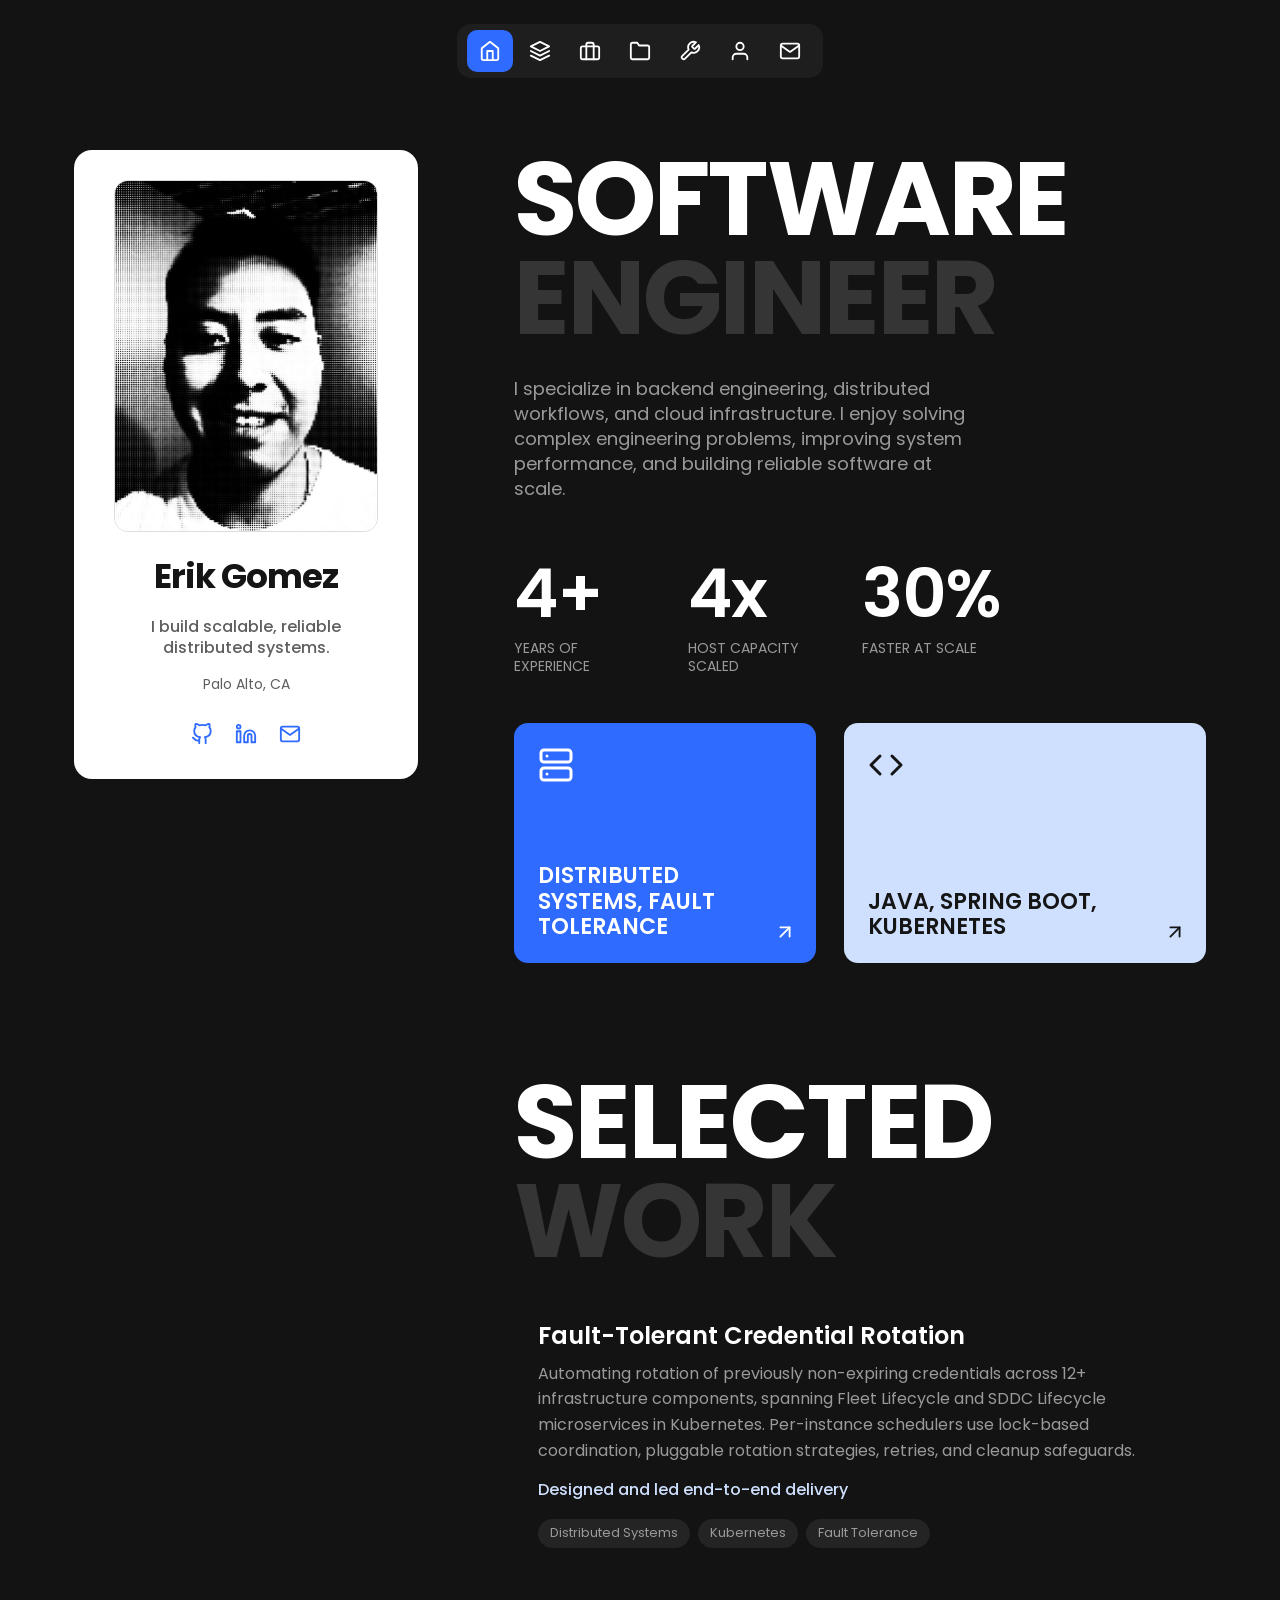
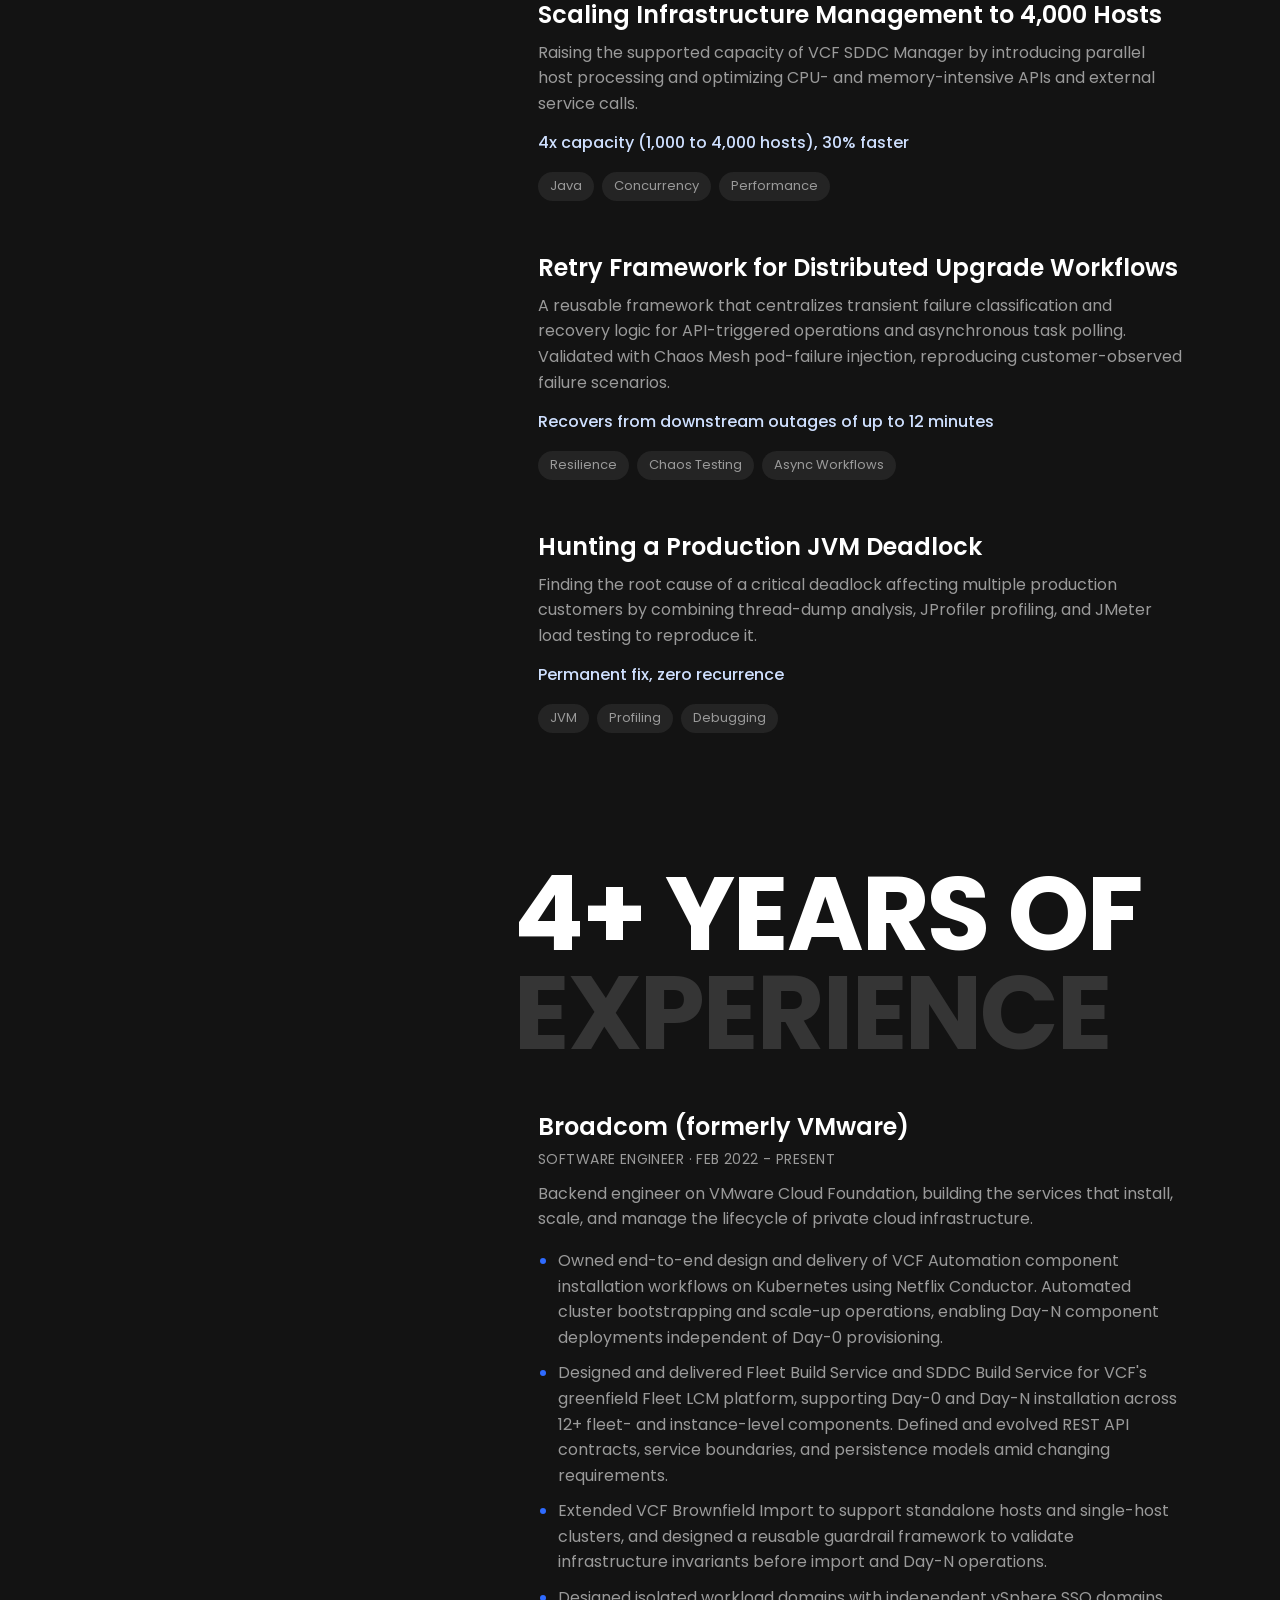
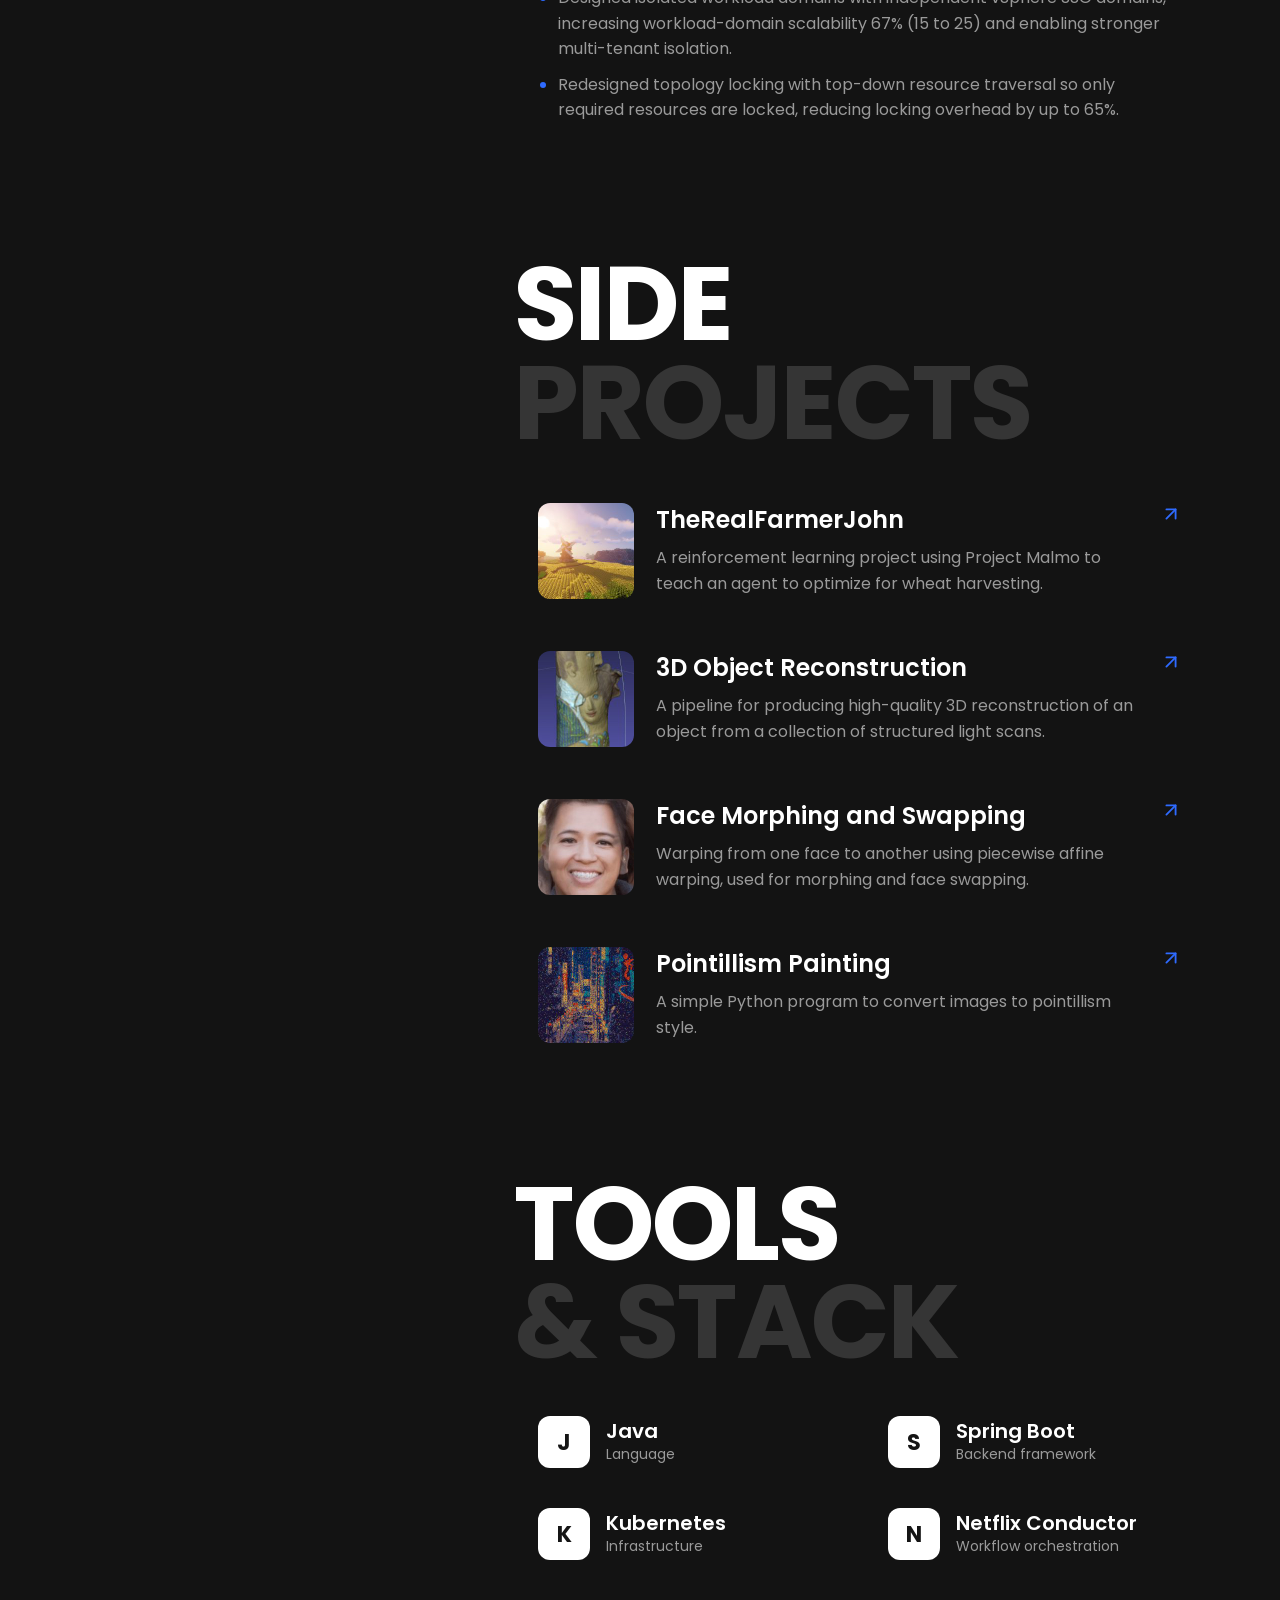
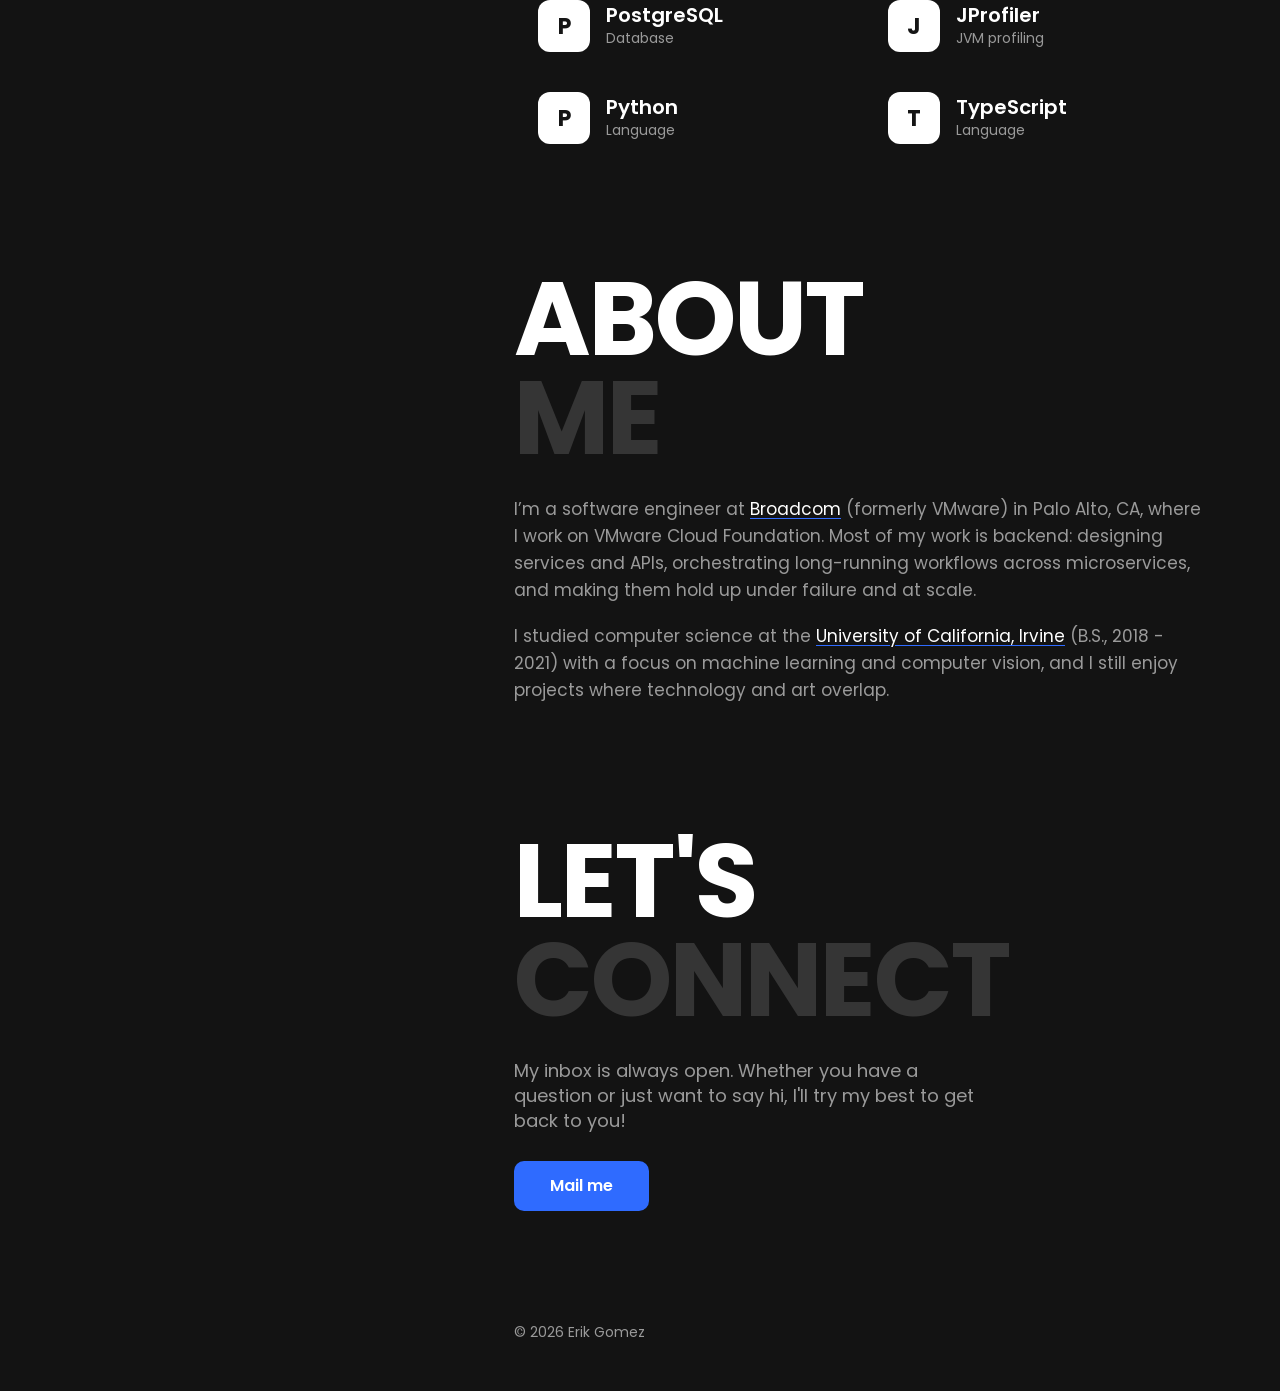
<file: index.html>
<!doctype html><html lang=en><head><meta name=generator content="Hugo 0.167.0"><meta charset=utf-8><meta name=viewport content="width=device-width,initial-scale=1"><title>Erik Gomez</title><meta name=description content="Erik Gomez - software engineer building scalable, reliable distributed systems and infrastructure lifecycle platforms."><meta property="og:title" content="Erik Gomez"><meta property="og:description" content="Erik Gomez - software engineer building scalable, reliable distributed systems and infrastructure lifecycle platforms."><meta property="og:type" content="website"><meta property="og:url" content="https://www.erikgomez.me/"><meta property="og:image" content="https://www.erikgomez.me/images/og.png"><meta property="og:image:width" content="1200"><meta property="og:image:height" content="630"><meta name=twitter:card content="summary_large_image"><meta name=twitter:image content="https://www.erikgomez.me/images/og.png"><link rel=icon href=/favicon.ico><link rel=preconnect href=https://fonts.googleapis.com><link rel=preconnect href=https://fonts.gstatic.com crossorigin><link rel=stylesheet href="https://fonts.googleapis.com/css2?family=Poppins:wght@400;500;600;700&display=swap"><link rel=stylesheet href=/css/site.css><script>document.documentElement.classList.add("js")</script></head><body><nav class=nav aria-label=Sections><a href=#top aria-label=Home title=Home><svg class="icon" viewBox="0 0 24 24" fill="none" stroke="currentColor" stroke-width="2" stroke-linecap="round" stroke-linejoin="round" aria-hidden="true"><path d="M3 9l9-7 9 7v11a2 2 0 01-2 2H5a2 2 0 01-2-2z"/><polyline points="9 22 9 12 15 12 15 22"/></svg>
</a><a href=#work aria-label="Selected work" title="Selected work"><svg class="icon" viewBox="0 0 24 24" fill="none" stroke="currentColor" stroke-width="2" stroke-linecap="round" stroke-linejoin="round" aria-hidden="true"><polygon points="12 2 2 7 12 12 22 7 12 2"/><polyline points="2 17 12 22 22 17"/><polyline points="2 12 12 17 22 12"/></svg>
</a><a href=#experience aria-label=Experience title=Experience><svg class="icon" viewBox="0 0 24 24" fill="none" stroke="currentColor" stroke-width="2" stroke-linecap="round" stroke-linejoin="round" aria-hidden="true"><rect x="2" y="7" width="20" height="14" rx="2" ry="2"/><path d="M16 21V5a2 2 0 00-2-2h-4A2 2 0 008 5v16"/></svg>
</a><a href=#projects aria-label="Side projects" title="Side projects"><svg class="icon" viewBox="0 0 24 24" fill="none" stroke="currentColor" stroke-width="2" stroke-linecap="round" stroke-linejoin="round" aria-hidden="true"><path d="M22 19a2 2 0 01-2 2H4a2 2 0 01-2-2V5a2 2 0 012-2h5l2 3h9a2 2 0 012 2z"/></svg>
</a><a href=#tools aria-label=Tools title=Tools><svg class="icon" viewBox="0 0 24 24" fill="none" stroke="currentColor" stroke-width="2" stroke-linecap="round" stroke-linejoin="round" aria-hidden="true"><path d="M14.7 6.3a1 1 0 000 1.4l1.6 1.6a1 1 0 001.4.0l3.77-3.77a6 6 0 01-7.94 7.94l-6.91 6.91a2.12 2.12.0 01-3-3l6.91-6.91a6 6 0 017.94-7.94l-3.76 3.76z"/></svg>
</a><a href=#about aria-label=About title=About><svg class="icon" viewBox="0 0 24 24" fill="none" stroke="currentColor" stroke-width="2" stroke-linecap="round" stroke-linejoin="round" aria-hidden="true"><path d="M20 21v-2a4 4 0 00-4-4H8a4 4 0 00-4 4v2"/><circle cx="12" cy="7" r="4"/></svg>
</a><a href=#contact aria-label=Contact title=Contact><svg class="icon" viewBox="0 0 24 24" fill="none" stroke="currentColor" stroke-width="2" stroke-linecap="round" stroke-linejoin="round" aria-hidden="true"><path d="M4 4h16c1.1.0 2 .9 2 2v12c0 1.1-.9 2-2 2H4c-1.1.0-2-.9-2-2V6c0-1.1.9-2 2-2z"/><polyline points="22,6 12,13 2,6"/></svg></a></nav><div class=page id=top><aside class=profile><div class=profile-card><img class=profile-photo src=/images/profile_hu_715448a47150964f.webp alt="Erik Gomez" width=264 height=352><h1 class=profile-name>Erik Gomez</h1><p class=profile-tagline>I build scalable, reliable distributed systems.</p><p class=profile-location>Palo Alto, CA</p><div class=profile-social><a href=https://github.com/erikchomez aria-label=GitHub title=GitHub target=_blank rel=noopener><svg class="icon" viewBox="0 0 24 24" fill="none" stroke="currentColor" stroke-width="2" stroke-linecap="round" stroke-linejoin="round" aria-hidden="true"><path d="M9 19c-5 1.5-5-2.5-7-3m14 6v-3.87a3.37 3.37.0 00-.94-2.61c3.14-.35 6.44-1.54 6.44-7A5.44 5.44.0 0020 4.77 5.07 5.07.0 0019.91 1S18.73.65 16 2.48a13.38 13.38.0 00-7 0C6.27.65 5.09 1 5.09 1A5.07 5.07.0 005 4.77 5.44 5.44.0 003.5 8.55c0 5.42 3.3 6.61 6.44 7A3.37 3.37.0 009 18.13V22"/></svg>
</a><a href=https://www.linkedin.com/in/erik-gomez/ aria-label=LinkedIn title=LinkedIn target=_blank rel=noopener><svg class="icon" viewBox="0 0 24 24" fill="none" stroke="currentColor" stroke-width="2" stroke-linecap="round" stroke-linejoin="round" aria-hidden="true"><path d="M16 8a6 6 0 016 6v7h-4v-7a2 2 0 00-2-2 2 2 0 00-2 2v7h-4v-7a6 6 0 016-6z"/><rect x="2" y="9" width="4" height="12"/><circle cx="4" cy="4" r="2"/></svg>
</a><a href=mailto:unierikgomez@gmail.com aria-label=Email title=Email><svg class="icon" viewBox="0 0 24 24" fill="none" stroke="currentColor" stroke-width="2" stroke-linecap="round" stroke-linejoin="round" aria-hidden="true"><path d="M4 4h16c1.1.0 2 .9 2 2v12c0 1.1-.9 2-2 2H4c-1.1.0-2-.9-2-2V6c0-1.1.9-2 2-2z"/><polyline points="22,6 12,13 2,6"/></svg></a></div></div></aside><main class=content><section class=hero data-nav=top><h2 class="heading reveal"><span>Software</span>
<span class=dim>Engineer</span></h2><p class="lead reveal">I specialize in backend engineering, distributed workflows, and cloud infrastructure. I enjoy solving complex engineering problems, improving system performance, and building reliable software at scale.</p><div class="stats reveal"><div class=stat><div class=stat-value>4+</div><div class=stat-label>Years of experience</div></div><div class=stat><div class=stat-value>4x</div><div class=stat-label>Host capacity scaled</div></div><div class=stat><div class=stat-value>30%</div><div class=stat-label>Faster at scale</div></div></div><div class="tiles reveal"><a class=tile href=#work><svg class="icon" viewBox="0 0 24 24" fill="none" stroke="currentColor" stroke-width="2" stroke-linecap="round" stroke-linejoin="round" aria-hidden="true"><rect x="2" y="2" width="20" height="8" rx="2" ry="2"/><rect x="2" y="14" width="20" height="8" rx="2" ry="2"/><line x1="6" y1="6" x2="6.01" y2="6"/><line x1="6" y1="18" x2="6.01" y2="18"/></svg>
<span class=tile-text>Distributed systems, fault tolerance</span>
<span class=tile-arrow><svg class="icon" viewBox="0 0 24 24" fill="none" stroke="currentColor" stroke-width="2" stroke-linecap="round" stroke-linejoin="round" aria-hidden="true"><line x1="7" y1="17" x2="17" y2="7"/><polyline points="7 7 17 7 17 17"/></svg>
</span></a><a class=tile href=#tools><svg class="icon" viewBox="0 0 24 24" fill="none" stroke="currentColor" stroke-width="2" stroke-linecap="round" stroke-linejoin="round" aria-hidden="true"><polyline points="16 18 22 12 16 6"/><polyline points="8 6 2 12 8 18"/></svg>
<span class=tile-text>Java, Spring Boot, Kubernetes</span>
<span class=tile-arrow><svg class="icon" viewBox="0 0 24 24" fill="none" stroke="currentColor" stroke-width="2" stroke-linecap="round" stroke-linejoin="round" aria-hidden="true"><line x1="7" y1="17" x2="17" y2="7"/><polyline points="7 7 17 7 17 17"/></svg></span></a></div></section><section id=work><h2 class="heading reveal"><span>Selected</span>
<span class=dim>Work</span></h2><div class=rows><article class="row reveal"><h3 class=row-title>Fault-Tolerant Credential Rotation</h3><p class=row-text>Automating rotation of previously non-expiring credentials across 12+ infrastructure components, spanning Fleet Lifecycle and SDDC Lifecycle microservices in Kubernetes. Per-instance schedulers use lock-based coordination, pluggable rotation strategies, retries, and cleanup safeguards.</p><p class=row-outcome>Designed and led end-to-end delivery</p><div class=badges><span class=badge>Distributed Systems</span>
<span class=badge>Kubernetes</span>
<span class=badge>Fault Tolerance</span></div></article><article class="row reveal"><h3 class=row-title>Scaling Infrastructure Management to 4,000 Hosts</h3><p class=row-text>Raising the supported capacity of VCF SDDC Manager by introducing parallel host processing and optimizing CPU- and memory-intensive APIs and external service calls.</p><p class=row-outcome>4x capacity (1,000 to 4,000 hosts), 30% faster</p><div class=badges><span class=badge>Java</span>
<span class=badge>Concurrency</span>
<span class=badge>Performance</span></div></article><article class="row reveal"><h3 class=row-title>Retry Framework for Distributed Upgrade Workflows</h3><p class=row-text>A reusable framework that centralizes transient failure classification and recovery logic for API-triggered operations and asynchronous task polling. Validated with Chaos Mesh pod-failure injection, reproducing customer-observed failure scenarios.</p><p class=row-outcome>Recovers from downstream outages of up to 12 minutes</p><div class=badges><span class=badge>Resilience</span>
<span class=badge>Chaos Testing</span>
<span class=badge>Async Workflows</span></div></article><article class="row reveal"><h3 class=row-title>Hunting a Production JVM Deadlock</h3><p class=row-text>Finding the root cause of a critical deadlock affecting multiple production customers by combining thread-dump analysis, JProfiler profiling, and JMeter load testing to reproduce it.</p><p class=row-outcome>Permanent fix, zero recurrence</p><div class=badges><span class=badge>JVM</span>
<span class=badge>Profiling</span>
<span class=badge>Debugging</span></div></article></div></section><section id=experience><h2 class="heading reveal"><span>4+ Years of</span>
<span class=dim>Experience</span></h2><div class=rows><article class="row reveal"><h3 class=row-title><a href=https://www.broadcom.com target=_blank rel=noopener>Broadcom (formerly VMware)</a></h3><p class=row-meta>Software Engineer &#183; Feb 2022 - Present</p><p class=row-text>Backend engineer on VMware Cloud Foundation, building the services that install, scale, and manage the lifecycle of private cloud infrastructure.</p><ul class=row-list><li>Owned end-to-end design and delivery of VCF Automation component installation workflows on Kubernetes using Netflix Conductor. Automated cluster bootstrapping and scale-up operations, enabling Day-N component deployments independent of Day-0 provisioning.</li><li>Designed and delivered Fleet Build Service and SDDC Build Service for VCF's greenfield Fleet LCM platform, supporting Day-0 and Day-N installation across 12+ fleet- and instance-level components. Defined and evolved REST API contracts, service boundaries, and persistence models amid changing requirements.</li><li>Extended VCF Brownfield Import to support standalone hosts and single-host clusters, and designed a reusable guardrail framework to validate infrastructure invariants before import and Day-N operations.</li><li>Designed isolated workload domains with independent vSphere SSO domains, increasing workload-domain scalability 67% (15 to 25) and enabling stronger multi-tenant isolation.</li><li>Redesigned topology locking with top-down resource traversal so only required resources are locked, reducing locking overhead by up to 65%.</li></ul></article></div></section><section id=projects><h2 class="heading reveal"><span>Side</span>
<span class=dim>Projects</span></h2><div class=rows><a class="row row-link row-media reveal" href=https://github.com/erikchomez/TheRealFarmerJohn target=_blank rel=noopener><img class=row-thumb src=/images/farmer_john_hu_914e27ad10b788a1.jpg alt loading=lazy width=96 height=96><div><h3 class=row-title>TheRealFarmerJohn</h3><p class=row-text>A reinforcement learning project using Project Malmo to teach an agent to optimize for wheat harvesting.</p></div><span class=row-arrow><svg class="icon" viewBox="0 0 24 24" fill="none" stroke="currentColor" stroke-width="2" stroke-linecap="round" stroke-linejoin="round" aria-hidden="true"><line x1="7" y1="17" x2="17" y2="7"/><polyline points="7 7 17 7 17 17"/></svg>
</span></a><a class="row row-link row-media reveal" href=https://github.com/erikchomez/3D-Object-Reconstruction target=_blank rel=noopener><img class=row-thumb src=/images/3d_recon_hu_bf83fab4dc9c48e6.jpg alt loading=lazy width=96 height=96><div><h3 class=row-title>3D Object Reconstruction</h3><p class=row-text>A pipeline for producing high-quality 3D reconstruction of an object from a collection of structured light scans.</p></div><span class=row-arrow><svg class="icon" viewBox="0 0 24 24" fill="none" stroke="currentColor" stroke-width="2" stroke-linecap="round" stroke-linejoin="round" aria-hidden="true"><line x1="7" y1="17" x2="17" y2="7"/><polyline points="7 7 17 7 17 17"/></svg>
</span></a><a class="row row-link row-media reveal" href=https://github.com/erikchomez/face-morphing-and-swapping target=_blank rel=noopener><img class=row-thumb src=/images/face_morph_hu_29c5017ce3c18318.jpg alt loading=lazy width=96 height=96><div><h3 class=row-title>Face Morphing and Swapping</h3><p class=row-text>Warping from one face to another using piecewise affine warping, used for morphing and face swapping.</p></div><span class=row-arrow><svg class="icon" viewBox="0 0 24 24" fill="none" stroke="currentColor" stroke-width="2" stroke-linecap="round" stroke-linejoin="round" aria-hidden="true"><line x1="7" y1="17" x2="17" y2="7"/><polyline points="7 7 17 7 17 17"/></svg>
</span></a><a class="row row-link row-media reveal" href=https://github.com/erikchomez/Pointillism target=_blank rel=noopener><img class=row-thumb src=/images/tokyo_hu_1da7462d97f3fe4a.jpg alt loading=lazy width=96 height=96><div><h3 class=row-title>Pointillism Painting</h3><p class=row-text>A simple Python program to convert images to pointillism style.</p></div><span class=row-arrow><svg class="icon" viewBox="0 0 24 24" fill="none" stroke="currentColor" stroke-width="2" stroke-linecap="round" stroke-linejoin="round" aria-hidden="true"><line x1="7" y1="17" x2="17" y2="7"/><polyline points="7 7 17 7 17 17"/></svg></span></a></div></section><section id=tools><h2 class="heading reveal"><span>Tools</span>
<span class=dim>& Stack</span></h2><div class="tools reveal"><div class=tool><span class=tool-mark aria-hidden=true>J</span><div><div class=tool-name>Java</div><div class=tool-kind>Language</div></div></div><div class=tool><span class=tool-mark aria-hidden=true>S</span><div><div class=tool-name>Spring Boot</div><div class=tool-kind>Backend framework</div></div></div><div class=tool><span class=tool-mark aria-hidden=true>K</span><div><div class=tool-name>Kubernetes</div><div class=tool-kind>Infrastructure</div></div></div><div class=tool><span class=tool-mark aria-hidden=true>N</span><div><div class=tool-name>Netflix Conductor</div><div class=tool-kind>Workflow orchestration</div></div></div><div class=tool><span class=tool-mark aria-hidden=true>P</span><div><div class=tool-name>PostgreSQL</div><div class=tool-kind>Database</div></div></div><div class=tool><span class=tool-mark aria-hidden=true>J</span><div><div class=tool-name>JProfiler</div><div class=tool-kind>JVM profiling</div></div></div><div class=tool><span class=tool-mark aria-hidden=true>P</span><div><div class=tool-name>Python</div><div class=tool-kind>Language</div></div></div><div class=tool><span class=tool-mark aria-hidden=true>T</span><div><div class=tool-name>TypeScript</div><div class=tool-kind>Language</div></div></div></div></section><section id=about><h2 class="heading reveal"><span>About</span>
<span class=dim>Me</span></h2><div class="prose reveal"><p>I&rsquo;m a software engineer at <a href=https://www.broadcom.com>Broadcom</a> (formerly VMware) in Palo Alto, CA, where I work on VMware Cloud Foundation. Most of my work is backend: designing services and APIs, orchestrating long-running workflows across microservices, and making them hold up under failure and at scale.</p><p>I studied computer science at the <a href=https://uci.edu/>University of California, Irvine</a> (B.S., 2018 - 2021) with a focus on machine learning and computer vision, and I still enjoy projects where technology and art overlap.</p></div></section><section id=contact><h2 class="heading reveal"><span>Let's</span>
<span class=dim>Connect</span></h2><p class="lead reveal">My inbox is always open. Whether you have a question or just want to say hi, I'll try my best to get back to you!</p><a class="button reveal" href=mailto:unierikgomez@gmail.com>Mail me</a></section><footer class=footer>&copy; 2026 Erik Gomez</footer></main></div><script>(function(){var e,t=document.querySelectorAll(".reveal");if(!("IntersectionObserver"in window)){t.forEach(function(e){e.classList.add("in")});return}e=new IntersectionObserver(function(t){t.forEach(function(t){t.isIntersecting&&(t.target.classList.add("in"),e.unobserve(t.target))})},{rootMargin:"0px 0px -8% 0px"}),t.forEach(function(t){e.observe(t)})})(),function(){var e=Array.prototype.slice.call(document.querySelectorAll(".nav a")),s=e.map(function(e){var t=e.getAttribute("href").slice(1);return document.querySelector('[data-nav="'+t+'"]')||document.getElementById(t)}),t=!1;function n(){t=!1;var o=window.innerHeight*.4,n=0;s.forEach(function(e,t){e&&e.getBoundingClientRect().top<=o&&(n=t)}),window.innerHeight+window.scrollY>=document.documentElement.scrollHeight-2&&(n=e.length-1),e.forEach(function(e,t){e.classList.toggle("active",t===n),t===n?e.setAttribute("aria-current","true"):e.removeAttribute("aria-current")})}window.addEventListener("scroll",function(){t||(t=!0,requestAnimationFrame(n))},{passive:!0}),window.addEventListener("resize",n),n()}()</script></body></html>
</file>
